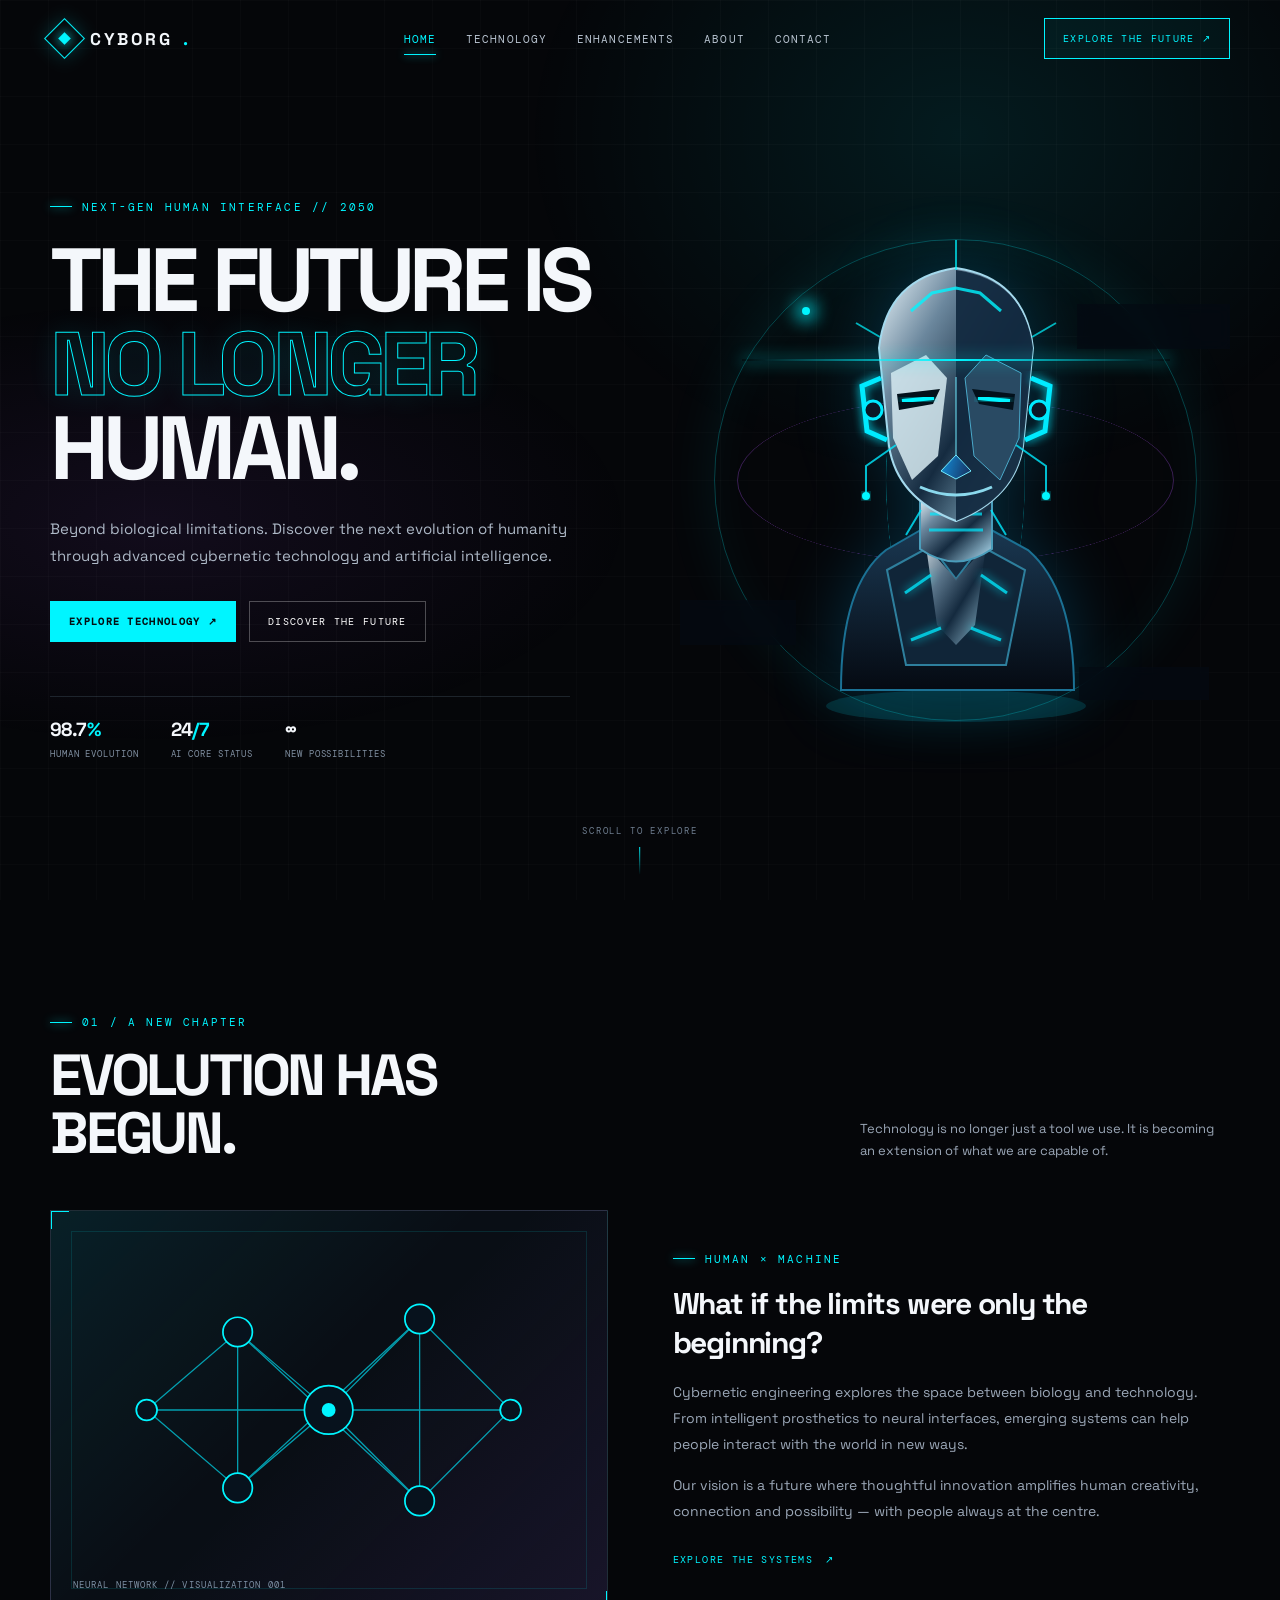
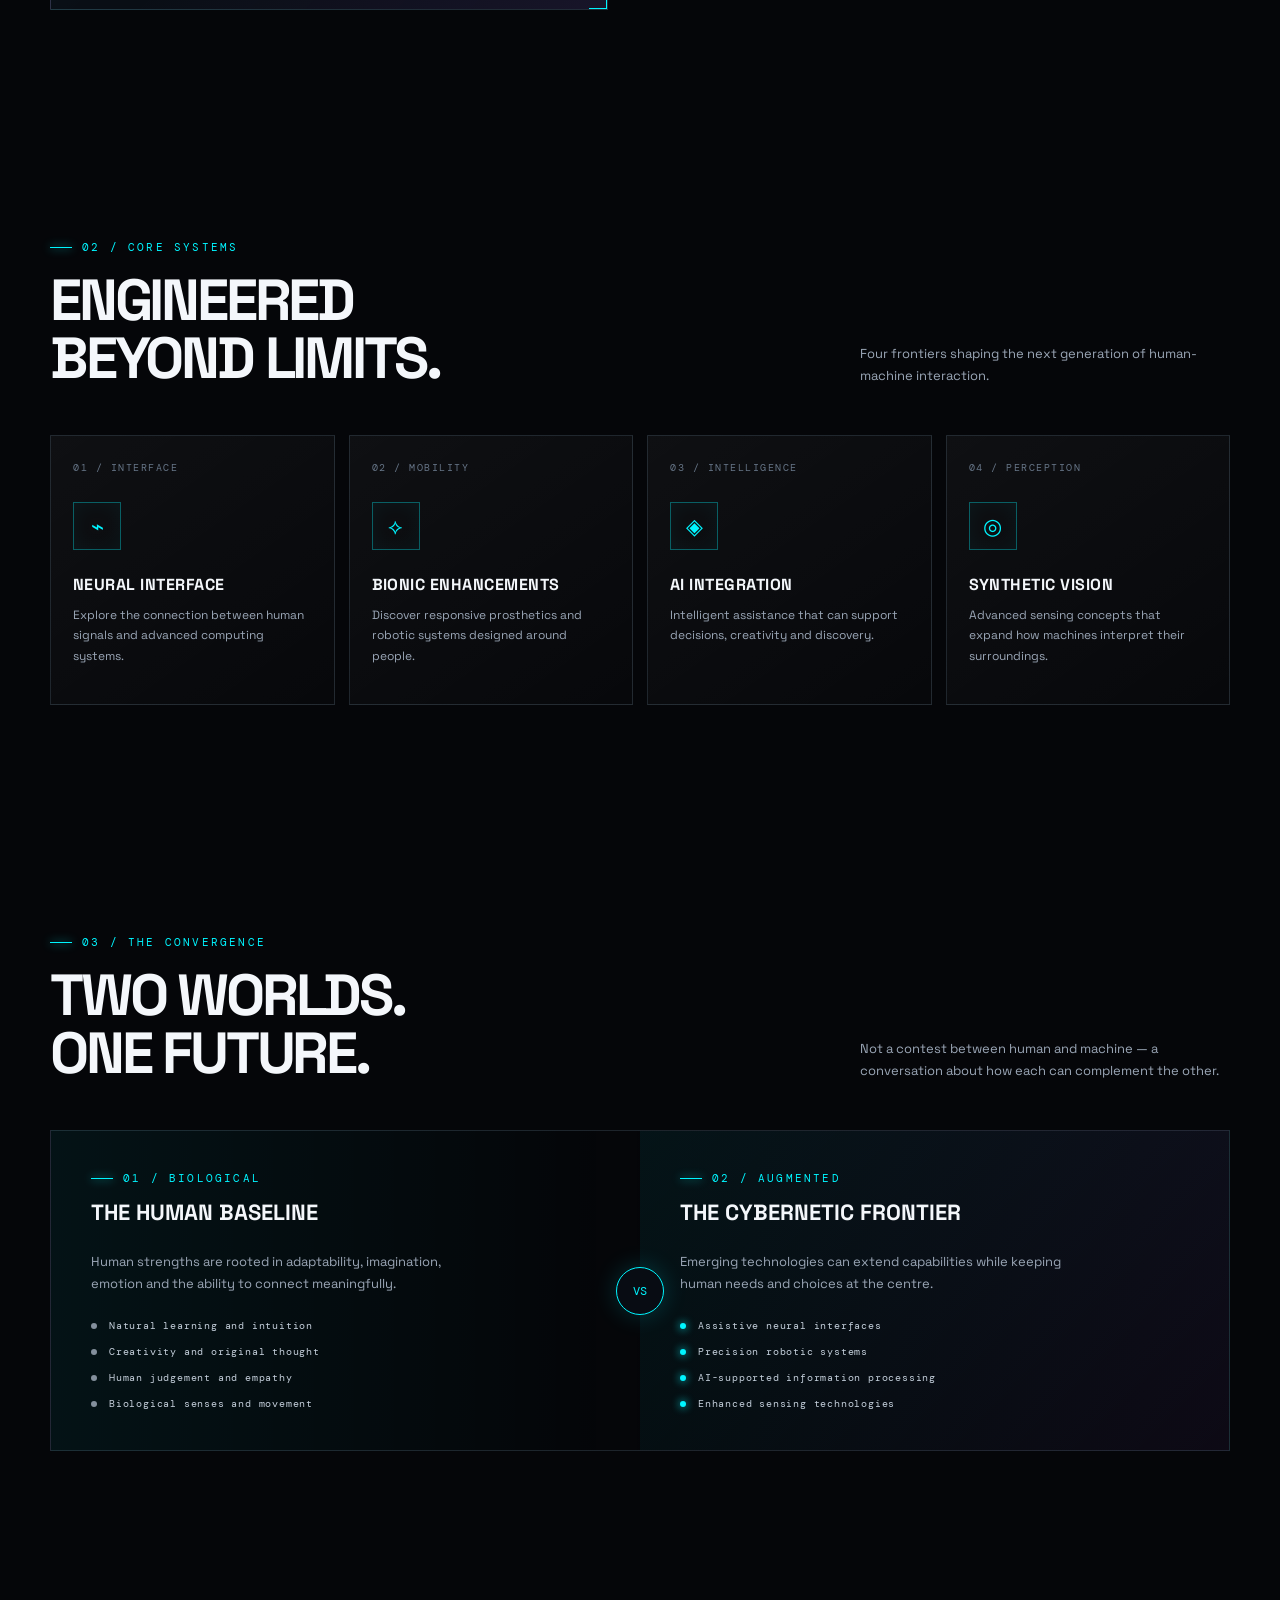
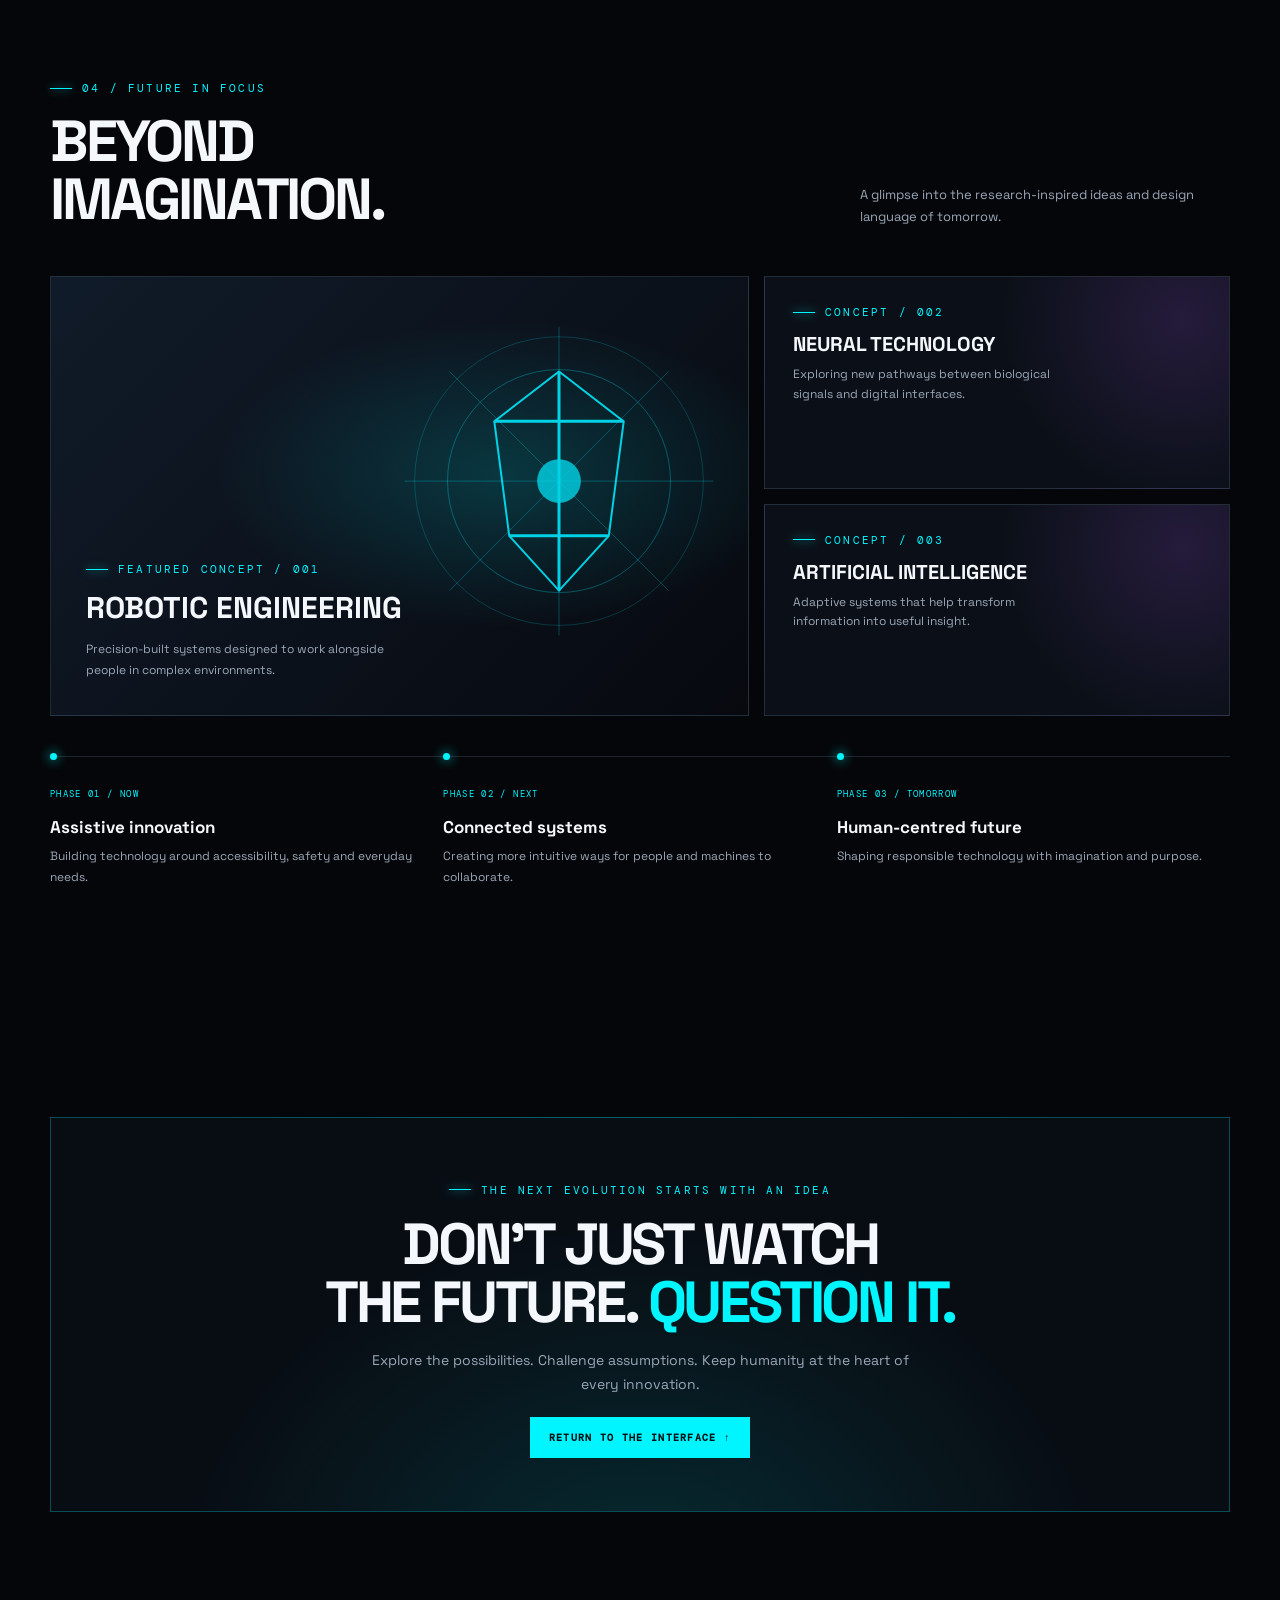
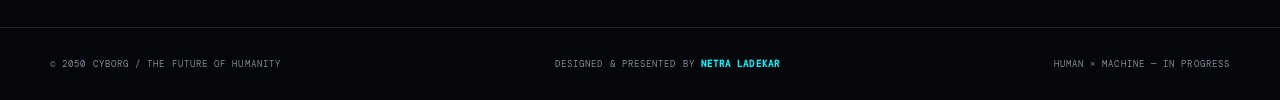
<file: index.html>
<!DOCTYPE html>
<html lang="en">
<head>
<meta charset="UTF-8">
<meta name="viewport" content="width=device-width, initial-scale=1.0">
<meta name="theme-color" content="#050609">
<meta name="description" content="CYBORG - The Future of Humanity. A concept website about cybernetics, AI and human evolution.">
<meta property="og:image" content="hero.png">
<title>CYBORG — The Future of Humanity</title>
<link rel="preconnect" href="https://fonts.googleapis.com">
<link rel="preconnect" href="https://fonts.gstatic.com" crossorigin>
<link href="https://fonts.googleapis.com/css2?family=DM+Mono:wght@400;500&family=Space+Grotesk:wght@400;500;600;700&display=swap" rel="stylesheet">
<link rel="stylesheet" href="style.css">
</head>
<body>
<header id="header"><div class="wrap nav">
<a class="brand" href="#home"><span class="brand-mark"><span></span></span>CYBORG<span style="color:var(--cyan)">.</span></a>
<nav class="links" id="navLinks"><a class="active" href="#home">Home</a><a href="#technology">Technology</a><a href="#enhancements">Enhancements</a><a href="#about">About</a><a href="#contact">Contact</a></nav>
<a class="nav-cta" href="#technology">Explore the future ↗</a><button class="menu" id="menuBtn" aria-label="Toggle navigation">☰</button>
</div></header>
<main>
<section class="hero" id="home"><div class="wrap hero-grid">
<div class="hero-copy">
<div class="eyebrow">Next-gen human interface // 2050</div>
<h1>THE FUTURE IS <span>NO LONGER</span> HUMAN.</h1>
<p class="lead">Beyond biological limitations. Discover the next evolution of humanity through advanced cybernetic technology and artificial intelligence.</p>
<div class="actions"><a class="btn primary" href="#technology">Explore technology ↗</a><a class="btn secondary" href="#about">Discover the future</a></div>
<div class="metrics"><div class="metric"><strong>98.7<span style="color:var(--cyan)">%</span></strong><small>HUMAN EVOLUTION</small></div><div class="metric"><strong>24<span style="color:var(--cyan)">/7</span></strong><small>AI CORE STATUS</small></div><div class="metric"><strong>∞</strong><small>NEW POSSIBILITIES</small></div></div>
</div>
<div class="visual" aria-label="Futuristic cybernetic human illustration">
<div class="orbit"><i class="orbit-dot"></i></div><div class="scan"></div>
<svg class="portrait" viewBox="0 0 440 520" role="img" aria-label="Original abstract cybernetic humanoid illustration">
<defs>
<linearGradient id="metal" x1="0" y1="0" x2="1" y2="1"><stop stop-color="#f0fbff"/><stop offset=".28" stop-color="#6b879d"/><stop offset=".58" stop-color="#152b40"/><stop offset="1" stop-color="#b9eaff"/></linearGradient>
<linearGradient id="blue" x1="0" y1="0" x2="1" y2="1"><stop stop-color="#00f5ff"/><stop offset=".55" stop-color="#1475b9"/><stop offset="1" stop-color="#172c58"/></linearGradient>
<linearGradient id="shade" x1="0" y1="0" x2="0" y2="1"><stop stop-color="#1a3852"/><stop offset="1" stop-color="#050a12"/></linearGradient>
<filter id="glow"><feGaussianBlur stdDeviation="5" result="b"/><feMerge><feMergeNode in="b"/><feMergeNode in="SourceGraphic"/></feMerge></filter>
</defs>
<ellipse cx="220" cy="486" rx="130" ry="16" fill="#00dfff" opacity=".14"/>
<!-- shoulders and torso -->
<path d="M105 470 Q105 365 150 330 L190 307 L250 307 L292 330 Q338 370 338 470Z" fill="url(#shade)" stroke="#1b7194" stroke-width="2"/>
<path d="M151 350 L195 326 L220 359 L245 326 L289 350 L270 445 L170 445Z" fill="#102538" stroke="#2e7f9d" stroke-width="2"/>
<path d="M190 326 L220 359 L250 326 L239 405 L220 425 L201 405Z" fill="url(#metal)" opacity=".8"/>
<path d="M169 373 L195 355 M271 373 L245 355 M175 420 L205 408 M265 420 L235 408" stroke="#00eaff" stroke-width="3" opacity=".8" filter="url(#glow)"/>
<!-- neck -->
<path d="M184 275 L184 329 Q220 354 256 329 L256 275Z" fill="url(#metal)" stroke="#4a9dbb" stroke-width="2"/>
<path d="M194 294 L246 294 M193 310 L247 310" stroke="#00eaff" stroke-width="3" opacity=".7"/>
<!-- head -->
<path d="M143 128 Q151 58 220 48 Q289 58 297 128 L287 226 Q279 278 220 301 Q161 278 153 226Z" fill="url(#metal)" stroke="#a4d9ed" stroke-width="2"/>
<path d="M220 50 Q288 60 297 128 L287 226 Q279 278 220 301Z" fill="#132a40" opacity=".94"/>
<!-- face plates -->
<path d="M155 153 L190 135 L211 158 L202 236 L176 260 L157 218Z" fill="#d5e9f0" opacity=".86"/>
<path d="M285 153 L250 135 L229 158 L238 236 L264 260 L283 218Z" fill="#294a63" stroke="#4aa9ca"/>
<path d="M161 174 L204 169 L197 184 L163 190Z" fill="#03111b"/>
<path d="M279 174 L236 169 L243 184 L277 190Z" fill="#03111b"/>
<path d="M166 181 L198 178" stroke="#00f5ff" stroke-width="4" filter="url(#glow)"/>
<path d="M274 181 L242 178" stroke="#00f5ff" stroke-width="4" filter="url(#glow)"/>
<path d="M220 157 L220 235 L205 251 L220 259 L235 251 L220 235" fill="url(#blue)" stroke="#71eaff"/>
<path d="M184 267 Q220 283 256 267" fill="none" stroke="#8bd9ed" stroke-width="3"/>
<!-- temple mechanisms -->
<path d="M145 158 L126 166 L131 211 L151 220 M295 158 L314 166 L309 211 L289 220" fill="none" stroke="#00eaff" stroke-width="5" filter="url(#glow)"/>
<circle cx="137" cy="190" r="9" fill="#0b1726" stroke="#00eaff" stroke-width="3"/><circle cx="303" cy="190" r="9" fill="#0b1726" stroke="#00eaff" stroke-width="3"/>
<path d="M175 91 L196 73 L220 68 L244 73 L265 91" fill="none" stroke="#00f5ff" stroke-width="3" opacity=".8"/>
<path d="M220 50 L220 20 M144 117 L120 103 M296 117 L320 103" stroke="#00f5ff" stroke-width="2" opacity=".7"/>
<!-- circuit traces -->
<path d="M160 225 L130 246 L130 275 M280 225 L310 246 L310 275 M185 290 L170 315 M255 290 L270 315" fill="none" stroke="#00eaff" stroke-width="2" opacity=".8"/>
<circle cx="130" cy="276" r="4" fill="#00f5ff" filter="url(#glow)"/><circle cx="310" cy="276" r="4" fill="#00f5ff" filter="url(#glow)"/>
</svg>
<div class="hud one">◉ SYSTEM ONLINE<br><span style="color:#8497aa">NEURAL LINK // STABLE</span></div>
<div class="hud two">HUMAN EVOLUTION<br><b>98.7% — OPTIMAL</b></div>
<div class="hud three">AI CORE: ACTIVE ▰</div>
</div></div><div class="scroll-note">SCROLL TO EXPLORE</div></section>

<section id="about"><div class="wrap">
<div class="section-head reveal"><div><div class="eyebrow">01 / A new chapter</div><h2>EVOLUTION HAS<br>BEGUN.</h2></div><p>Technology is no longer just a tool we use. It is becoming an extension of what we are capable of.</p></div>
<div class="intro-grid reveal">
<div class="intro-art"><i class="corner tl"></i><i class="corner br"></i>
<svg viewBox="0 0 500 360" role="img" aria-label="Abstract neural network visualization"><g fill="none" stroke="#00eaff" stroke-width="1.5" opacity=".65"><path d="M40 180 L145 90 L250 180 L355 75 L460 180 L355 285 L250 180 L145 270Z"/><path d="M145 90 L145 270 M355 75 L355 285 M40 180 L460 180 M145 90 L355 285 M355 75 L145 270"/></g><g fill="#07121d" stroke="#00f5ff" stroke-width="2"><circle cx="40" cy="180" r="12"/><circle cx="145" cy="90" r="17"/><circle cx="145" cy="270" r="17"/><circle cx="250" cy="180" r="28"/><circle cx="355" cy="75" r="17"/><circle cx="355" cy="285" r="17"/><circle cx="460" cy="180" r="12"/></g><circle cx="250" cy="180" r="8" fill="#00f5ff"/></svg>
<div class="mono" style="position:absolute;bottom:18px;left:22px;font-size:9px;color:#7e91a5">NEURAL NETWORK // VISUALIZATION 001</div></div>
<div class="intro-copy"><div class="eyebrow">Human × machine</div><h3>What if the limits were only the beginning?</h3><p>Cybernetic engineering explores the space between biology and technology. From intelligent prosthetics to neural interfaces, emerging systems can help people interact with the world in new ways.</p><p>Our vision is a future where thoughtful innovation amplifies human creativity, connection and possibility — with people always at the centre.</p><a class="text-link" href="#enhancements">Explore the systems <span>↗</span></a></div>
</div></div></section>

<section id="technology"><div class="wrap">
<div class="section-head reveal"><div><div class="eyebrow">02 / Core systems</div><h2>ENGINEERED<br>BEYOND LIMITS.</h2></div><p>Four frontiers shaping the next generation of human-machine interaction.</p></div>
<div class="cards" id="enhancements">
<article class="card reveal"><div class="card-num">01 / INTERFACE</div><div class="iconbox">⌁</div><h3>NEURAL INTERFACE</h3><p>Explore the connection between human signals and advanced computing systems.</p></article>
<article class="card reveal"><div class="card-num">02 / MOBILITY</div><div class="iconbox">⟡</div><h3>BIONIC ENHANCEMENTS</h3><p>Discover responsive prosthetics and robotic systems designed around people.</p></article>
<article class="card reveal"><div class="card-num">03 / INTELLIGENCE</div><div class="iconbox">◈</div><h3>AI INTEGRATION</h3><p>Intelligent assistance that can support decisions, creativity and discovery.</p></article>
<article class="card reveal"><div class="card-num">04 / PERCEPTION</div><div class="iconbox">◎</div><h3>SYNTHETIC VISION</h3><p>Advanced sensing concepts that expand how machines interpret their surroundings.</p></article>
</div></div></section>

<section><div class="wrap">
<div class="section-head reveal"><div><div class="eyebrow">03 / The convergence</div><h2>TWO WORLDS.<br>ONE FUTURE.</h2></div><p>Not a contest between human and machine — a conversation about how each can complement the other.</p></div>
<div class="compare reveal">
<div class="compare-side"><div class="eyebrow">01 / Biological</div><h3>THE HUMAN BASELINE</h3><p>Human strengths are rooted in adaptability, imagination, emotion and the ability to connect meaningfully.</p><ul><li>Natural learning and intuition</li><li>Creativity and original thought</li><li>Human judgement and empathy</li><li>Biological senses and movement</li></ul></div>
<div class="vs">VS</div>
<div class="compare-side enhanced"><div class="eyebrow">02 / Augmented</div><h3>THE CYBERNETIC FRONTIER</h3><p>Emerging technologies can extend capabilities while keeping human needs and choices at the centre.</p><ul><li>Assistive neural interfaces</li><li>Precision robotic systems</li><li>AI-supported information processing</li><li>Enhanced sensing technologies</li></ul></div>
</div></div></section>

<section><div class="wrap">
<div class="section-head reveal"><div><div class="eyebrow">04 / Future in focus</div><h2>BEYOND<br>IMAGINATION.</h2></div><p>A glimpse into the research-inspired ideas and design language of tomorrow.</p></div>
<div class="showcase reveal">
<div class="show-main"><svg viewBox="0 0 400 440" aria-hidden="true"><g fill="none" stroke="#00eaff"><circle cx="220" cy="205" r="145" opacity=".22"/><circle cx="220" cy="205" r="112" opacity=".35"/><path d="M220 50V360 M65 205H375 M110 95L330 315 M330 95L110 315" opacity=".3"/><path d="M220 95 L285 145 L270 260 L220 315 L170 260 L155 145Z" stroke-width="2"/><path d="M220 95L220 315 M155 145L285 145 M170 260L270 260" stroke-width="3"/></g><circle cx="220" cy="205" r="22" fill="#00eaff" opacity=".8"/></svg><div class="show-content"><div class="eyebrow">Featured concept / 001</div><h3>ROBOTIC ENGINEERING</h3><p>Precision-built systems designed to work alongside people in complex environments.</p></div></div>
<div class="show-stack"><div class="show-small"><div class="eyebrow">Concept / 002</div><h3>NEURAL TECHNOLOGY</h3><p>Exploring new pathways between biological signals and digital interfaces.</p></div><div class="show-small"><div class="eyebrow">Concept / 003</div><h3>ARTIFICIAL INTELLIGENCE</h3><p>Adaptive systems that help transform information into useful insight.</p></div></div>
</div>
<div class="timeline reveal"><div class="time-item"><small>PHASE 01 / NOW</small><h3>Assistive innovation</h3><p>Building technology around accessibility, safety and everyday needs.</p></div><div class="time-item"><small>PHASE 02 / NEXT</small><h3>Connected systems</h3><p>Creating more intuitive ways for people and machines to collaborate.</p></div><div class="time-item"><small>PHASE 03 / TOMORROW</small><h3>Human-centred future</h3><p>Shaping responsible technology with imagination and purpose.</p></div></div>
</div></section>

<section id="contact"><div class="wrap"><div class="cta-panel reveal"><div class="eyebrow" style="justify-content:center">The next evolution starts with an idea</div><h2>DON'T JUST WATCH<br>THE FUTURE. <span style="color:var(--cyan)">QUESTION IT.</span></h2><p>Explore the possibilities. Challenge assumptions. Keep humanity at the heart of every innovation.</p><a class="btn primary" href="#home">Return to the interface ↑</a></div></div></section>
</main>
<footer><div class="wrap footer-inner"><span>© 2050 CYBORG / THE FUTURE OF HUMANITY</span><span>DESIGNED & PRESENTED BY <b class="credit">NETRA LADEKAR</b></span><span>HUMAN × MACHINE — IN PROGRESS</span></div></footer>
<script src="script.js"></script>
</body>
</html>
</file>
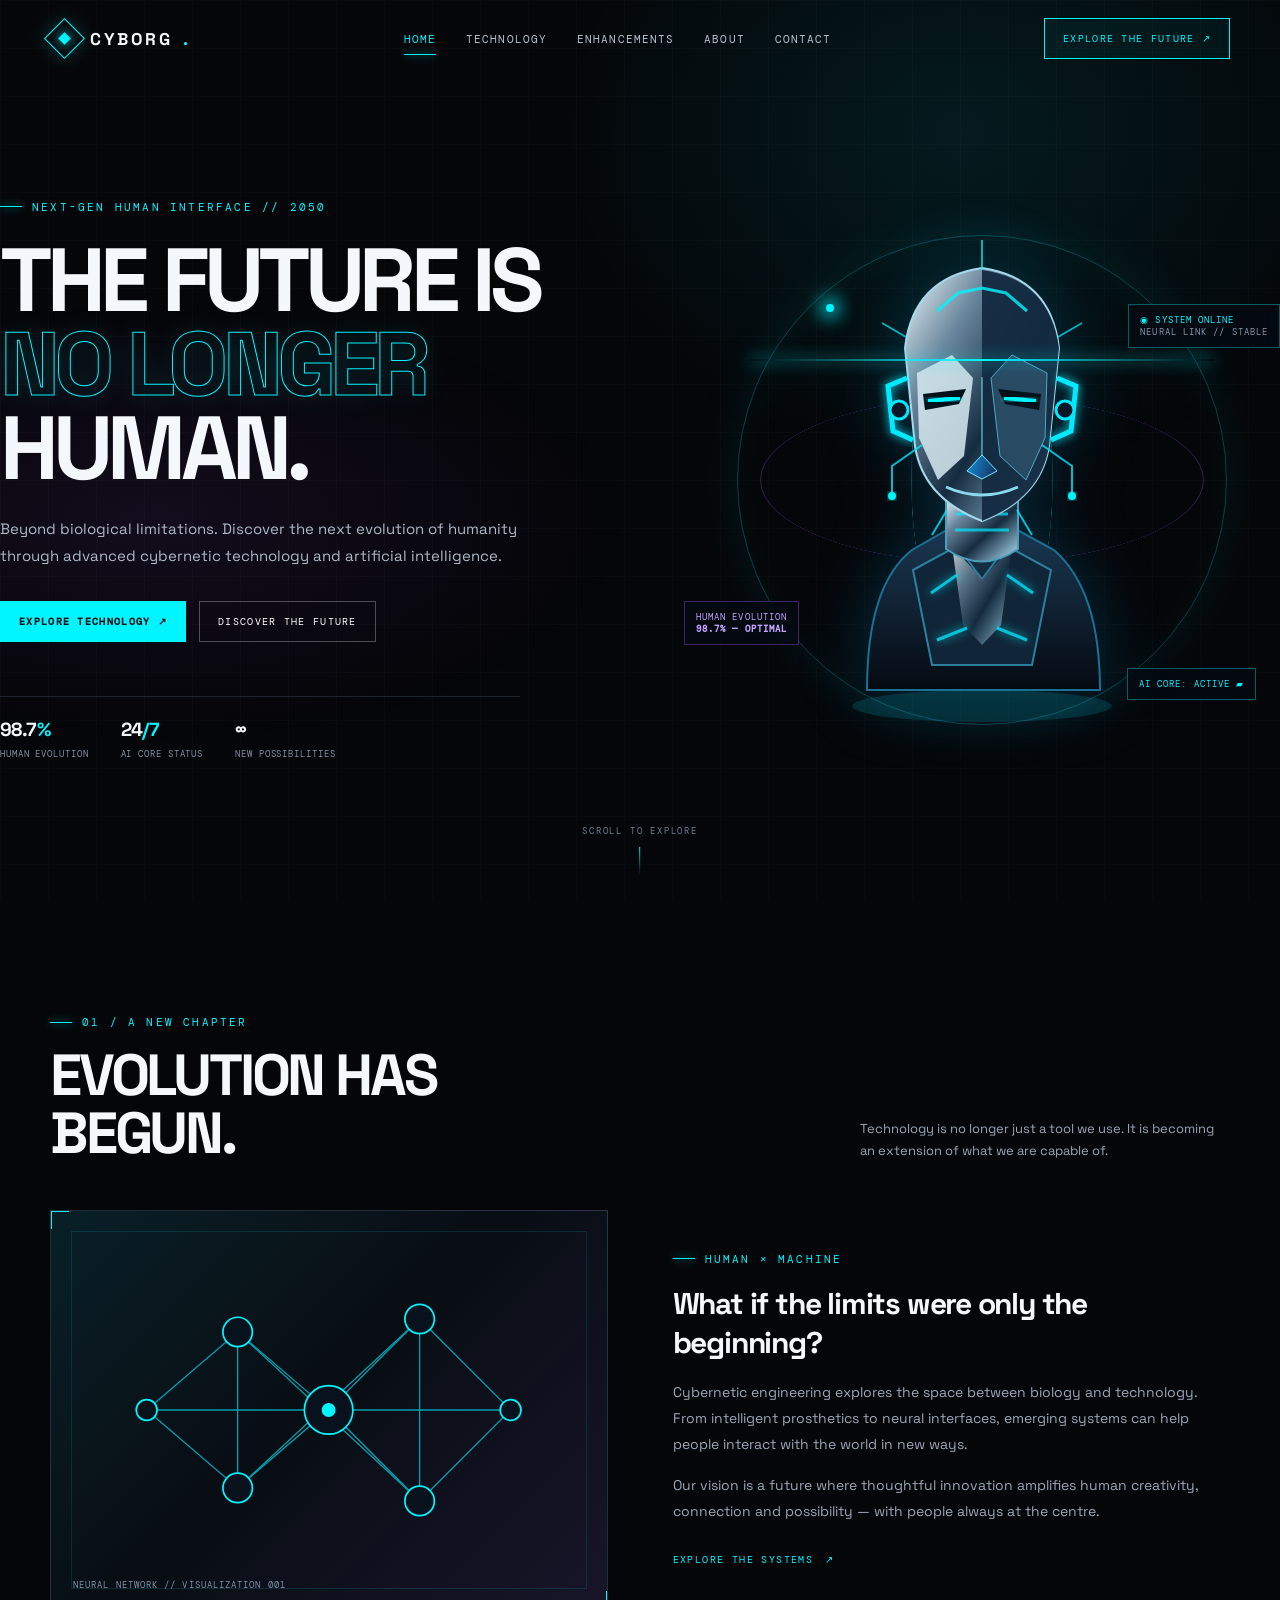
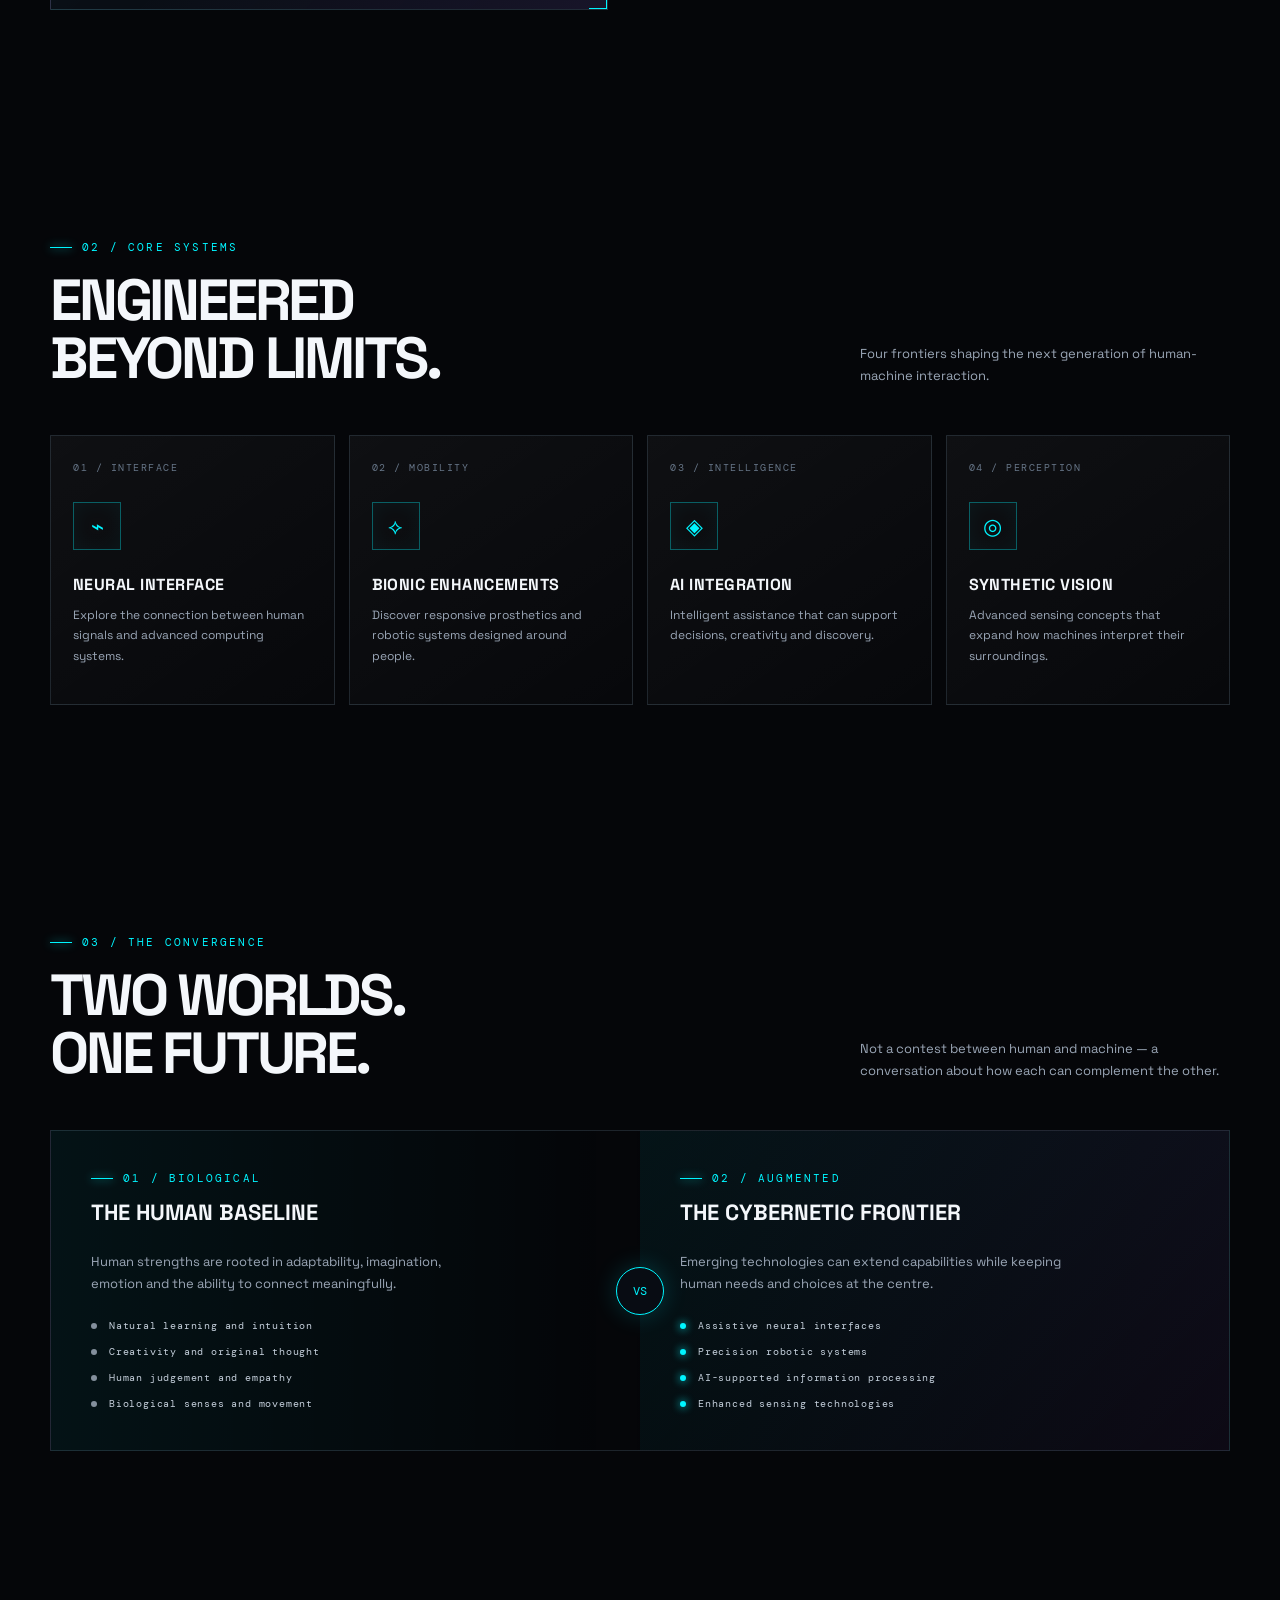
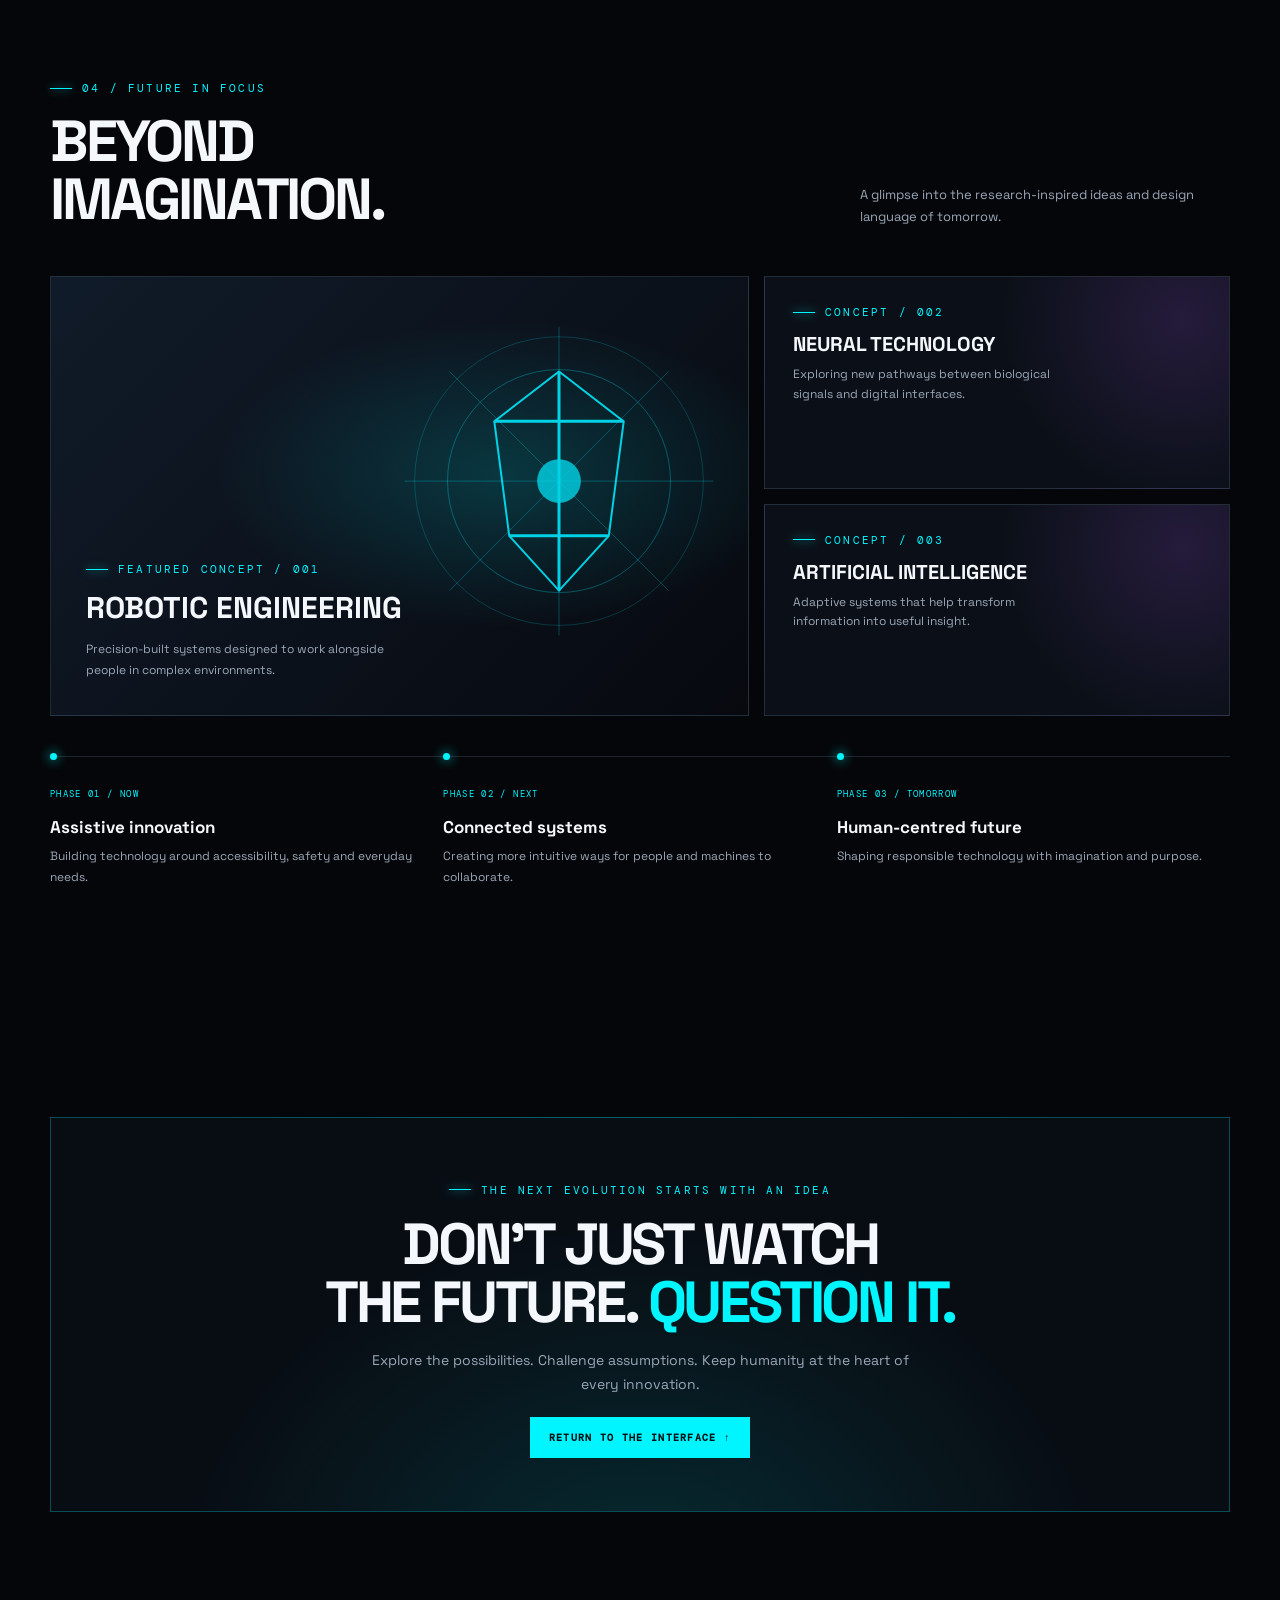
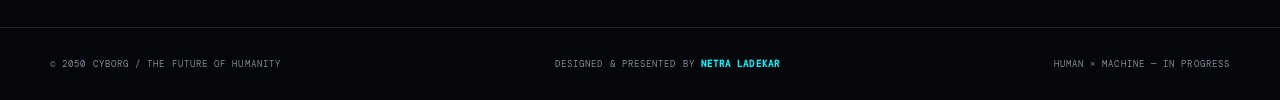
<file: CYBORG_Netra_Ladekar.html>
<!DOCTYPE html>
<html lang="en">
<head>
<meta charset="UTF-8">
<meta name="viewport" content="width=device-width, initial-scale=1.0">
<meta name="theme-color" content="#050609">
<title>CYBORG — The Future of Humanity</title>
<style>
@import url('https://fonts.googleapis.com/css2?family=DM+Mono:wght@400;500&family=Space+Grotesk:wght@400;500;600;700&display=swap');
:root{--bg:#050609;--panel:#0b1018;--cyan:#00f5ff;--purple:#9d4edd;--white:#f4f7fb;--muted:#9ba7b7;--line:rgba(151,190,213,.17);--mono:'DM Mono',monospace;--sans:'Space Grotesk',sans-serif}
*{box-sizing:border-box;margin:0;padding:0}
html{scroll-behavior:smooth;scroll-padding-top:90px}
body{background:var(--bg);color:var(--white);font-family:var(--sans);overflow-x:hidden}
body:before{content:"";position:fixed;inset:0;pointer-events:none;z-index:-1;background:radial-gradient(ellipse at 75% 15%,rgba(0,245,255,.09),transparent 32%),radial-gradient(ellipse at 12% 58%,rgba(157,78,221,.09),transparent 30%),linear-gradient(rgba(255,255,255,.018) 1px,transparent 1px),linear-gradient(90deg,rgba(255,255,255,.018) 1px,transparent 1px);background-size:auto,auto,48px 48px,48px 48px}
a{color:inherit;text-decoration:none}
button{font:inherit}
.wrap{width:min(1180px,calc(100% - 48px));margin:auto}
.mono{font-family:var(--mono);letter-spacing:.12em;text-transform:uppercase}
.eyebrow{font:11px var(--mono);letter-spacing:.2em;text-transform:uppercase;color:var(--cyan);display:flex;align-items:center;gap:10px}
.eyebrow:before{content:"";width:22px;height:1px;background:var(--cyan);box-shadow:0 0 10px var(--cyan)}
header{position:fixed;top:0;left:0;width:100%;z-index:20;padding:18px 0;transition:.3s}
header.scrolled{background:rgba(5,6,9,.82);backdrop-filter:blur(18px);border-bottom:1px solid var(--line);padding:12px 0}
.nav{display:flex;align-items:center;justify-content:space-between}
.brand{display:flex;align-items:center;gap:11px;font-weight:700;letter-spacing:.16em;font-size:17px}
.brand-mark{width:29px;height:29px;border:1px solid var(--cyan);display:grid;place-items:center;transform:rotate(45deg);box-shadow:0 0 18px rgba(0,245,255,.2)}
.brand-mark span{width:9px;height:9px;background:var(--cyan);box-shadow:0 0 12px var(--cyan)}
.links{display:flex;align-items:center;gap:30px;color:#b8c3d0;font:11px var(--mono);letter-spacing:.1em;text-transform:uppercase}
.links a{transition:.25s;position:relative}
.links a:hover,.links a.active{color:var(--cyan)}
.links a.active:after{content:"";position:absolute;bottom:-9px;left:0;width:100%;height:1px;background:var(--cyan);box-shadow:0 0 8px var(--cyan)}
.nav-cta,.btn{border:1px solid var(--cyan);padding:13px 18px;color:var(--cyan);font:10px var(--mono);letter-spacing:.13em;text-transform:uppercase;background:rgba(0,245,255,.04);transition:.25s;cursor:pointer}
.nav-cta:hover,.btn:hover{background:var(--cyan);color:#031014;box-shadow:0 0 28px rgba(0,245,255,.25);transform:translateY(-2px)}
.menu{display:none;background:none;border:1px solid var(--line);color:white;padding:8px 11px;font-size:20px}
.hero{min-height:760px;height:100vh;max-height:960px;display:flex;align-items:center;padding:125px 0 65px;position:relative}
.hero-grid{display:grid;grid-template-columns:1.05fr .95fr;align-items:center;gap:25px;width:100%}
.hero-copy{position:relative;z-index:2}
.hero h1{font-size:clamp(48px,7vw,92px);line-height:.94;letter-spacing:-.065em;margin:24px 0 25px;font-weight:700}
.hero h1 span{display:block;color:transparent;-webkit-text-stroke:1px var(--cyan);text-shadow:0 0 28px rgba(0,245,255,.12)}
.lead{max-width:520px;color:#aeb9c7;line-height:1.8;font-size:15px}
.actions{display:flex;gap:13px;flex-wrap:wrap;margin-top:32px}
.btn.primary{background:var(--cyan);color:#041014;font-weight:600}
.btn.secondary{border-color:rgba(255,255,255,.28);color:white;background:transparent}
.metrics{display:flex;gap:32px;margin-top:54px;padding-top:20px;border-top:1px solid var(--line);max-width:520px}
.metric strong{display:block;font-size:19px;letter-spacing:-.03em}
.metric small{font:9px var(--mono);color:#8190a2;letter-spacing:.1em;display:block;margin-top:6px}
.visual{height:550px;position:relative;display:grid;place-items:center;isolation:isolate}
.orbit{position:absolute;width:min(88%,490px);aspect-ratio:1;border:1px solid rgba(0,245,255,.25);border-radius:50%;box-shadow:0 0 55px rgba(0,245,255,.08),inset 0 0 50px rgba(0,245,255,.04);animation:spin 28s linear infinite}
.orbit:before,.orbit:after{content:"";position:absolute;border:1px solid rgba(157,78,221,.35);border-radius:50%;inset:22px;transform:rotateX(68deg)}
.orbit:after{inset:55px;border-color:rgba(0,245,255,.35);transform:rotateY(68deg)}
.orbit-dot{position:absolute;width:8px;height:8px;border-radius:50%;background:var(--cyan);box-shadow:0 0 18px 5px var(--cyan);top:14%;left:18%}
.portrait{width:min(84%,440px);position:relative;z-index:2;filter:drop-shadow(0 0 34px rgba(0,180,255,.22));animation:float 6s ease-in-out infinite}
.scan{position:absolute;z-index:3;width:78%;height:2px;background:linear-gradient(90deg,transparent,var(--cyan),transparent);box-shadow:0 0 15px var(--cyan);top:28%;animation:scan 5s ease-in-out infinite}
.hud{position:absolute;z-index:4;font:9px var(--mono);letter-spacing:.12em;color:var(--cyan);border:1px solid rgba(0,245,255,.35);background:rgba(5,10,18,.72);padding:9px 11px;backdrop-filter:blur(8px)}
.hud.one{top:18%;right:0}.hud.two{bottom:20%;left:0;color:#c6a3ff;border-color:rgba(157,78,221,.4)}.hud.three{bottom:10%;right:4%}
.scroll-note{position:absolute;bottom:25px;left:50%;transform:translateX(-50%);font:9px var(--mono);letter-spacing:.2em;color:#6f7e90}
.scroll-note:after{content:"";display:block;width:1px;height:28px;margin:10px auto 0;background:linear-gradient(var(--cyan),transparent)}
section{padding:115px 0;position:relative}
.section-head{display:flex;justify-content:space-between;align-items:end;gap:25px;margin-bottom:48px}
h2{font-size:clamp(34px,5vw,58px);line-height:1;letter-spacing:-.055em;margin-top:17px}
.section-head p{max-width:370px;color:var(--muted);line-height:1.7;font-size:13px}
.intro-grid{display:grid;grid-template-columns:1fr 1fr;gap:65px;align-items:center}
.intro-art{min-height:400px;border:1px solid var(--line);background:linear-gradient(135deg,rgba(0,245,255,.08),transparent 45%),linear-gradient(315deg,rgba(157,78,221,.1),transparent 50%),#090e15;position:relative;overflow:hidden;display:grid;place-items:center}
.intro-art:before{content:"";position:absolute;inset:20px;border:1px solid rgba(0,245,255,.12)}
.intro-art svg{width:78%;max-height:340px;z-index:1}
.corner{position:absolute;width:18px;height:18px;border-color:var(--cyan);border-style:solid}
.corner.tl{top:0;left:0;border-width:1px 0 0 1px}.corner.br{bottom:0;right:0;border-width:0 1px 1px 0}
.intro-copy h3{font-size:30px;letter-spacing:-.04em;margin:18px 0}
.intro-copy p{color:var(--muted);line-height:1.85;font-size:14px;margin-bottom:16px}
.text-link{font:10px var(--mono);color:var(--cyan);letter-spacing:.14em;text-transform:uppercase;display:inline-flex;gap:12px;margin-top:12px}
.cards{display:grid;grid-template-columns:repeat(4,1fr);gap:14px}
.card{min-height:270px;padding:25px 22px;border:1px solid var(--line);background:linear-gradient(145deg,rgba(255,255,255,.045),rgba(255,255,255,.012));position:relative;overflow:hidden;transition:.35s}
.card:before{content:"";position:absolute;inset:auto -40% -70% -40%;height:170px;background:radial-gradient(ellipse,rgba(0,245,255,.16),transparent 65%);opacity:0;transition:.35s}
.card:hover{transform:translateY(-8px);border-color:rgba(0,245,255,.55);box-shadow:0 18px 45px rgba(0,0,0,.25)}
.card:hover:before{opacity:1}
.card-num{font:10px var(--mono);color:#667587;letter-spacing:.15em}
.iconbox{width:48px;height:48px;margin:28px 0 24px;border:1px solid rgba(0,245,255,.35);display:grid;place-items:center;color:var(--cyan);font-size:22px;box-shadow:inset 0 0 20px rgba(0,245,255,.05)}
.card h3{font-size:16px;letter-spacing:.03em;margin-bottom:10px}
.card p{font-size:12px;line-height:1.7;color:var(--muted)}
.compare{background:linear-gradient(90deg,rgba(0,245,255,.055),transparent 48%,rgba(157,78,221,.06));border:1px solid var(--line);display:grid;grid-template-columns:1fr 1fr;position:relative}
.compare-side{padding:40px}
.compare-side+ .compare-side{border-left:1px solid var(--line)}
.compare-side h3{font-size:22px;margin:13px 0 25px}
.compare-side p{font-size:13px;color:var(--muted);line-height:1.7;max-width:390px}
.compare-side ul{list-style:none;margin-top:24px;display:grid;gap:13px}
.compare-side li{font:10px var(--mono);letter-spacing:.08em;color:#c5d0dc;display:flex;align-items:center;gap:12px}
.compare-side li:before{content:"";width:6px;height:6px;background:#84909d;border-radius:50%}
.compare-side.enhanced li:before{background:var(--cyan);box-shadow:0 0 9px var(--cyan)}
.compare-side.enhanced{background:linear-gradient(135deg,rgba(0,245,255,.06),transparent)}
.vs{position:absolute;left:50%;top:50%;transform:translate(-50%,-50%);width:48px;height:48px;border-radius:50%;background:#080c13;border:1px solid var(--cyan);display:grid;place-items:center;color:var(--cyan);font:12px var(--mono);box-shadow:0 0 24px rgba(0,245,255,.18);z-index:2}
.showcase{display:grid;grid-template-columns:1.2fr .8fr;gap:15px}
.show-main,.show-small{border:1px solid var(--line);background:#0b111a;position:relative;overflow:hidden;min-height:300px}
.show-main{min-height:440px;background:radial-gradient(ellipse at 65% 45%,rgba(0,245,255,.17),transparent 45%),linear-gradient(135deg,#101b29,#07090f)}
.show-main svg{position:absolute;width:60%;height:100%;right:0;top:0;opacity:.88}
.show-content{position:absolute;left:35px;bottom:35px;z-index:2;max-width:340px}
.show-content h3{font-size:30px;margin:12px 0}
.show-content p{color:var(--muted);font-size:12px;line-height:1.7}
.show-stack{display:grid;gap:15px}
.show-small{min-height:212px;padding:28px;background:radial-gradient(circle at 90% 20%,rgba(157,78,221,.18),transparent 40%),#0b1018}
.show-small h3{font-size:20px;margin:12px 0 8px}
.show-small p{color:var(--muted);font-size:12px;line-height:1.65;max-width:290px}
.timeline{border-top:1px solid var(--line);display:grid;grid-template-columns:repeat(3,1fr);margin-top:40px}
.time-item{padding:24px 25px 0 0;position:relative}
.time-item:before{content:"";position:absolute;top:-4px;left:0;width:7px;height:7px;border-radius:50%;background:var(--cyan);box-shadow:0 0 12px var(--cyan)}
.time-item small{font:9px var(--mono);color:var(--cyan);letter-spacing:.15em}
.time-item h3{font-size:17px;margin:14px 0 8px}
.time-item p{font-size:12px;color:var(--muted);line-height:1.7}
.cta-panel{border:1px solid rgba(0,245,255,.28);padding:65px 30px;text-align:center;background:radial-gradient(ellipse at 50% 120%,rgba(0,245,255,.13),transparent 55%),#080d14;position:relative;overflow:hidden}
.cta-panel h2{max-width:700px;margin:18px auto}
.cta-panel p{color:var(--muted);font-size:14px;line-height:1.7;max-width:560px;margin:18px auto 28px}
footer{padding:30px 0;border-top:1px solid var(--line);color:#7f8b9b;font:9px var(--mono);letter-spacing:.12em;text-transform:uppercase}
.footer-inner{display:flex;justify-content:space-between;gap:20px;flex-wrap:wrap}
.credit{color:var(--cyan)}
.reveal{opacity:0;transform:translateY(24px);transition:opacity .75s ease,transform .75s ease}
.reveal.visible{opacity:1;transform:translateY(0)}
@keyframes spin{to{transform:rotate(360deg)}}
@keyframes float{0%,100%{transform:translateY(0)}50%{transform:translateY(-13px)}}
@keyframes scan{0%,100%{top:25%;opacity:0}20%,75%{opacity:.8}50%{top:72%;opacity:.4}}
@media(max-width:900px){.links{gap:16px}.links a{font-size:9px}.hero-grid{grid-template-columns:1fr 1fr}.visual{height:440px}.cards{grid-template-columns:repeat(2,1fr)}}
@media(max-width:700px){.wrap{width:min(100% - 34px,540px)}header{padding:13px 0}.menu{display:block}.links{display:none;position:absolute;top:62px;left:17px;right:17px;padding:22px;background:rgba(7,11,17,.97);border:1px solid var(--line);flex-direction:column;align-items:flex-start;gap:22px}.links.open{display:flex}.nav-cta{display:none}.hero{height:auto;min-height:0;padding:130px 0 80px}.hero-grid{grid-template-columns:1fr;gap:0}.hero h1{font-size:clamp(48px,13vw,76px)}.lead{font-size:14px}.visual{height:390px;margin-top:10px}.metrics{gap:18px;margin-top:35px}.metric strong{font-size:16px}.metric small{font-size:8px}.scroll-note{display:none}section{padding:78px 0}.section-head{display:block;margin-bottom:32px}.section-head p{margin-top:18px}.intro-grid{grid-template-columns:1fr;gap:30px}.intro-art{min-height:310px}.cards{grid-template-columns:1fr 1fr;gap:10px}.card{padding:19px 16px;min-height:250px}.iconbox{margin:22px 0 18px}.compare{grid-template-columns:1fr}.compare-side{padding:28px}.compare-side+ .compare-side{border-left:0;border-top:1px solid var(--line)}.vs{top:50%;}.showcase{grid-template-columns:1fr}.show-main{min-height:380px}.show-stack{grid-template-columns:1fr 1fr}.show-small{min-height:230px;padding:20px}.timeline{grid-template-columns:1fr;gap:25px}.time-item{padding-top:12px}.cta-panel{padding:48px 20px}}
@media(max-width:420px){.cards{grid-template-columns:1fr}.show-stack{grid-template-columns:1fr}.show-small{min-height:180px}.metrics{gap:12px}.metric small{letter-spacing:.04em}}
@media(prefers-reduced-motion:reduce){*,*:before,*:after{scroll-behavior:auto!important;animation-duration:.01ms!important;transition-duration:.01ms!important}}
</style>
</head>
<body>
<header id="header"><div class="wrap nav">
<a class="brand" href="#home"><span class="brand-mark"><span></span></span>CYBORG<span style="color:var(--cyan)">.</span></a>
<nav class="links" id="navLinks"><a class="active" href="#home">Home</a><a href="#technology">Technology</a><a href="#enhancements">Enhancements</a><a href="#about">About</a><a href="#contact">Contact</a></nav>
<a class="nav-cta" href="#technology">Explore the future ↗</a><button class="menu" id="menuBtn" aria-label="Toggle navigation">☰</button>
</div></header>
<main>
<section class="hero" id="home"><div class="wrap hero-grid">
<div class="hero-copy">
<div class="eyebrow">Next-gen human interface // 2050</div>
<h1>THE FUTURE IS <span>NO LONGER</span> HUMAN.</h1>
<p class="lead">Beyond biological limitations. Discover the next evolution of humanity through advanced cybernetic technology and artificial intelligence.</p>
<div class="actions"><a class="btn primary" href="#technology">Explore technology ↗</a><a class="btn secondary" href="#about">Discover the future</a></div>
<div class="metrics"><div class="metric"><strong>98.7<span style="color:var(--cyan)">%</span></strong><small>HUMAN EVOLUTION</small></div><div class="metric"><strong>24<span style="color:var(--cyan)">/7</span></strong><small>AI CORE STATUS</small></div><div class="metric"><strong>∞</strong><small>NEW POSSIBILITIES</small></div></div>
</div>
<div class="visual" aria-label="Futuristic cybernetic human illustration">
<div class="orbit"><i class="orbit-dot"></i></div><div class="scan"></div>
<svg class="portrait" viewBox="0 0 440 520" role="img" aria-label="Original abstract cybernetic humanoid illustration">
<defs>
<linearGradient id="metal" x1="0" y1="0" x2="1" y2="1"><stop stop-color="#f0fbff"/><stop offset=".28" stop-color="#6b879d"/><stop offset=".58" stop-color="#152b40"/><stop offset="1" stop-color="#b9eaff"/></linearGradient>
<linearGradient id="blue" x1="0" y1="0" x2="1" y2="1"><stop stop-color="#00f5ff"/><stop offset=".55" stop-color="#1475b9"/><stop offset="1" stop-color="#172c58"/></linearGradient>
<linearGradient id="shade" x1="0" y1="0" x2="0" y2="1"><stop stop-color="#1a3852"/><stop offset="1" stop-color="#050a12"/></linearGradient>
<filter id="glow"><feGaussianBlur stdDeviation="5" result="b"/><feMerge><feMergeNode in="b"/><feMergeNode in="SourceGraphic"/></feMerge></filter>
</defs>
<ellipse cx="220" cy="486" rx="130" ry="16" fill="#00dfff" opacity=".14"/>
<!-- shoulders and torso -->
<path d="M105 470 Q105 365 150 330 L190 307 L250 307 L292 330 Q338 370 338 470Z" fill="url(#shade)" stroke="#1b7194" stroke-width="2"/>
<path d="M151 350 L195 326 L220 359 L245 326 L289 350 L270 445 L170 445Z" fill="#102538" stroke="#2e7f9d" stroke-width="2"/>
<path d="M190 326 L220 359 L250 326 L239 405 L220 425 L201 405Z" fill="url(#metal)" opacity=".8"/>
<path d="M169 373 L195 355 M271 373 L245 355 M175 420 L205 408 M265 420 L235 408" stroke="#00eaff" stroke-width="3" opacity=".8" filter="url(#glow)"/>
<!-- neck -->
<path d="M184 275 L184 329 Q220 354 256 329 L256 275Z" fill="url(#metal)" stroke="#4a9dbb" stroke-width="2"/>
<path d="M194 294 L246 294 M193 310 L247 310" stroke="#00eaff" stroke-width="3" opacity=".7"/>
<!-- head -->
<path d="M143 128 Q151 58 220 48 Q289 58 297 128 L287 226 Q279 278 220 301 Q161 278 153 226Z" fill="url(#metal)" stroke="#a4d9ed" stroke-width="2"/>
<path d="M220 50 Q288 60 297 128 L287 226 Q279 278 220 301Z" fill="#132a40" opacity=".94"/>
<!-- face plates -->
<path d="M155 153 L190 135 L211 158 L202 236 L176 260 L157 218Z" fill="#d5e9f0" opacity=".86"/>
<path d="M285 153 L250 135 L229 158 L238 236 L264 260 L283 218Z" fill="#294a63" stroke="#4aa9ca"/>
<path d="M161 174 L204 169 L197 184 L163 190Z" fill="#03111b"/>
<path d="M279 174 L236 169 L243 184 L277 190Z" fill="#03111b"/>
<path d="M166 181 L198 178" stroke="#00f5ff" stroke-width="4" filter="url(#glow)"/>
<path d="M274 181 L242 178" stroke="#00f5ff" stroke-width="4" filter="url(#glow)"/>
<path d="M220 157 L220 235 L205 251 L220 259 L235 251 L220 235" fill="url(#blue)" stroke="#71eaff"/>
<path d="M184 267 Q220 283 256 267" fill="none" stroke="#8bd9ed" stroke-width="3"/>
<!-- temple mechanisms -->
<path d="M145 158 L126 166 L131 211 L151 220 M295 158 L314 166 L309 211 L289 220" fill="none" stroke="#00eaff" stroke-width="5" filter="url(#glow)"/>
<circle cx="137" cy="190" r="9" fill="#0b1726" stroke="#00eaff" stroke-width="3"/><circle cx="303" cy="190" r="9" fill="#0b1726" stroke="#00eaff" stroke-width="3"/>
<path d="M175 91 L196 73 L220 68 L244 73 L265 91" fill="none" stroke="#00f5ff" stroke-width="3" opacity=".8"/>
<path d="M220 50 L220 20 M144 117 L120 103 M296 117 L320 103" stroke="#00f5ff" stroke-width="2" opacity=".7"/>
<!-- circuit traces -->
<path d="M160 225 L130 246 L130 275 M280 225 L310 246 L310 275 M185 290 L170 315 M255 290 L270 315" fill="none" stroke="#00eaff" stroke-width="2" opacity=".8"/>
<circle cx="130" cy="276" r="4" fill="#00f5ff" filter="url(#glow)"/><circle cx="310" cy="276" r="4" fill="#00f5ff" filter="url(#glow)"/>
</svg>
<div class="hud one">◉ SYSTEM ONLINE<br><span style="color:#8497aa">NEURAL LINK // STABLE</span></div>
<div class="hud two">HUMAN EVOLUTION<br><b>98.7% — OPTIMAL</b></div>
<div class="hud three">AI CORE: ACTIVE ▰</div>
</div></div><div class="scroll-note">SCROLL TO EXPLORE</div></section>

<section id="about"><div class="wrap">
<div class="section-head reveal"><div><div class="eyebrow">01 / A new chapter</div><h2>EVOLUTION HAS<br>BEGUN.</h2></div><p>Technology is no longer just a tool we use. It is becoming an extension of what we are capable of.</p></div>
<div class="intro-grid reveal">
<div class="intro-art"><i class="corner tl"></i><i class="corner br"></i>
<svg viewBox="0 0 500 360" role="img" aria-label="Abstract neural network visualization"><g fill="none" stroke="#00eaff" stroke-width="1.5" opacity=".65"><path d="M40 180 L145 90 L250 180 L355 75 L460 180 L355 285 L250 180 L145 270Z"/><path d="M145 90 L145 270 M355 75 L355 285 M40 180 L460 180 M145 90 L355 285 M355 75 L145 270"/></g><g fill="#07121d" stroke="#00f5ff" stroke-width="2"><circle cx="40" cy="180" r="12"/><circle cx="145" cy="90" r="17"/><circle cx="145" cy="270" r="17"/><circle cx="250" cy="180" r="28"/><circle cx="355" cy="75" r="17"/><circle cx="355" cy="285" r="17"/><circle cx="460" cy="180" r="12"/></g><circle cx="250" cy="180" r="8" fill="#00f5ff"/></svg>
<div class="mono" style="position:absolute;bottom:18px;left:22px;font-size:9px;color:#7e91a5">NEURAL NETWORK // VISUALIZATION 001</div></div>
<div class="intro-copy"><div class="eyebrow">Human × machine</div><h3>What if the limits were only the beginning?</h3><p>Cybernetic engineering explores the space between biology and technology. From intelligent prosthetics to neural interfaces, emerging systems can help people interact with the world in new ways.</p><p>Our vision is a future where thoughtful innovation amplifies human creativity, connection and possibility — with people always at the centre.</p><a class="text-link" href="#enhancements">Explore the systems <span>↗</span></a></div>
</div></div></section>

<section id="technology"><div class="wrap">
<div class="section-head reveal"><div><div class="eyebrow">02 / Core systems</div><h2>ENGINEERED<br>BEYOND LIMITS.</h2></div><p>Four frontiers shaping the next generation of human-machine interaction.</p></div>
<div class="cards" id="enhancements">
<article class="card reveal"><div class="card-num">01 / INTERFACE</div><div class="iconbox">⌁</div><h3>NEURAL INTERFACE</h3><p>Explore the connection between human signals and advanced computing systems.</p></article>
<article class="card reveal"><div class="card-num">02 / MOBILITY</div><div class="iconbox">⟡</div><h3>BIONIC ENHANCEMENTS</h3><p>Discover responsive prosthetics and robotic systems designed around people.</p></article>
<article class="card reveal"><div class="card-num">03 / INTELLIGENCE</div><div class="iconbox">◈</div><h3>AI INTEGRATION</h3><p>Intelligent assistance that can support decisions, creativity and discovery.</p></article>
<article class="card reveal"><div class="card-num">04 / PERCEPTION</div><div class="iconbox">◎</div><h3>SYNTHETIC VISION</h3><p>Advanced sensing concepts that expand how machines interpret their surroundings.</p></article>
</div></div></section>

<section><div class="wrap">
<div class="section-head reveal"><div><div class="eyebrow">03 / The convergence</div><h2>TWO WORLDS.<br>ONE FUTURE.</h2></div><p>Not a contest between human and machine — a conversation about how each can complement the other.</p></div>
<div class="compare reveal">
<div class="compare-side"><div class="eyebrow">01 / Biological</div><h3>THE HUMAN BASELINE</h3><p>Human strengths are rooted in adaptability, imagination, emotion and the ability to connect meaningfully.</p><ul><li>Natural learning and intuition</li><li>Creativity and original thought</li><li>Human judgement and empathy</li><li>Biological senses and movement</li></ul></div>
<div class="vs">VS</div>
<div class="compare-side enhanced"><div class="eyebrow">02 / Augmented</div><h3>THE CYBERNETIC FRONTIER</h3><p>Emerging technologies can extend capabilities while keeping human needs and choices at the centre.</p><ul><li>Assistive neural interfaces</li><li>Precision robotic systems</li><li>AI-supported information processing</li><li>Enhanced sensing technologies</li></ul></div>
</div></div></section>

<section><div class="wrap">
<div class="section-head reveal"><div><div class="eyebrow">04 / Future in focus</div><h2>BEYOND<br>IMAGINATION.</h2></div><p>A glimpse into the research-inspired ideas and design language of tomorrow.</p></div>
<div class="showcase reveal">
<div class="show-main"><svg viewBox="0 0 400 440" aria-hidden="true"><g fill="none" stroke="#00eaff"><circle cx="220" cy="205" r="145" opacity=".22"/><circle cx="220" cy="205" r="112" opacity=".35"/><path d="M220 50V360 M65 205H375 M110 95L330 315 M330 95L110 315" opacity=".3"/><path d="M220 95 L285 145 L270 260 L220 315 L170 260 L155 145Z" stroke-width="2"/><path d="M220 95L220 315 M155 145L285 145 M170 260L270 260" stroke-width="3"/></g><circle cx="220" cy="205" r="22" fill="#00eaff" opacity=".8"/></svg><div class="show-content"><div class="eyebrow">Featured concept / 001</div><h3>ROBOTIC ENGINEERING</h3><p>Precision-built systems designed to work alongside people in complex environments.</p></div></div>
<div class="show-stack"><div class="show-small"><div class="eyebrow">Concept / 002</div><h3>NEURAL TECHNOLOGY</h3><p>Exploring new pathways between biological signals and digital interfaces.</p></div><div class="show-small"><div class="eyebrow">Concept / 003</div><h3>ARTIFICIAL INTELLIGENCE</h3><p>Adaptive systems that help transform information into useful insight.</p></div></div>
</div>
<div class="timeline reveal"><div class="time-item"><small>PHASE 01 / NOW</small><h3>Assistive innovation</h3><p>Building technology around accessibility, safety and everyday needs.</p></div><div class="time-item"><small>PHASE 02 / NEXT</small><h3>Connected systems</h3><p>Creating more intuitive ways for people and machines to collaborate.</p></div><div class="time-item"><small>PHASE 03 / TOMORROW</small><h3>Human-centred future</h3><p>Shaping responsible technology with imagination and purpose.</p></div></div>
</div></section>

<section id="contact"><div class="wrap"><div class="cta-panel reveal"><div class="eyebrow" style="justify-content:center">The next evolution starts with an idea</div><h2>DON'T JUST WATCH<br>THE FUTURE. <span style="color:var(--cyan)">QUESTION IT.</span></h2><p>Explore the possibilities. Challenge assumptions. Keep humanity at the heart of every innovation.</p><a class="btn primary" href="#home">Return to the interface ↑</a></div></div></section>
</main>
<footer><div class="wrap footer-inner"><span>© 2050 CYBORG / THE FUTURE OF HUMANITY</span><span>DESIGNED & PRESENTED BY <b class="credit">NETRA LADEKAR</b></span><span>HUMAN × MACHINE — IN PROGRESS</span></div></footer>
<script>
const header=document.getElementById('header');
const menuBtn=document.getElementById('menuBtn');
const navLinks=document.getElementById('navLinks');
window.addEventListener('scroll',()=>header.classList.toggle('scrolled',window.scrollY>30));
menuBtn.addEventListener('click',()=>{navLinks.classList.toggle('open');menuBtn.textContent=navLinks.classList.contains('open')?'×':'☰'});
navLinks.querySelectorAll('a').forEach(a=>a.addEventListener('click',()=>{navLinks.classList.remove('open');menuBtn.textContent='☰'}));
const observer=new IntersectionObserver(entries=>entries.forEach(entry=>{if(entry.isIntersecting){entry.target.classList.add('visible');observer.unobserve(entry.target)}}),{threshold:.12});
document.querySelectorAll('.reveal').forEach(el=>observer.observe(el));
const sections=[...document.querySelectorAll('main section[id]')];
const navObserver=new IntersectionObserver(entries=>entries.forEach(entry=>{if(entry.isIntersecting){document.querySelectorAll('.links a').forEach(a=>a.classList.toggle('active',a.getAttribute('href')==='#'+entry.target.id))}}),{rootMargin:'-35% 0px -55% 0px'});
sections.forEach(s=>navObserver.observe(s));
</script>
</body>
</html>
</file>
<file: style.css>
:root{--bg:#050609;--panel:#0b1018;--cyan:#00f5ff;--purple:#9d4edd;--white:#f4f7fb;--muted:#9ba7b7;--line:rgba(151,190,213,.17);--mono:'DM Mono',monospace;--sans:'Space Grotesk',sans-serif}
*{box-sizing:border-box;margin:0;padding:0}
html{scroll-behavior:smooth;scroll-padding-top:90px}
body{background:var(--bg);color:var(--white);font-family:var(--sans);overflow-x:hidden}
body:before{content:"";position:fixed;inset:0;pointer-events:none;z-index:-1;background:radial-gradient(ellipse at 75% 15%,rgba(0,245,255,.09),transparent 32%),radial-gradient(ellipse at 12% 58%,rgba(157,78,221,.09),transparent 30%),linear-gradient(rgba(255,255,255,.018) 1px,transparent 1px),linear-gradient(90deg,rgba(255,255,255,.018) 1px,transparent 1px);background-size:auto,auto,48px 48px,48px 48px}
a{color:inherit;text-decoration:none}
button{font:inherit}
.wrap{width:min(1180px,calc(100% - 48px));margin:auto}
.mono{font-family:var(--mono);letter-spacing:.12em;text-transform:uppercase}
.eyebrow{font:11px var(--mono);letter-spacing:.2em;text-transform:uppercase;color:var(--cyan);display:flex;align-items:center;gap:10px}
.eyebrow:before{content:"";width:22px;height:1px;background:var(--cyan);box-shadow:0 0 10px var(--cyan)}
header{position:fixed;top:0;left:0;width:100%;z-index:20;padding:18px 0;transition:.3s}
header.scrolled{background:rgba(5,6,9,.82);backdrop-filter:blur(18px);border-bottom:1px solid var(--line);padding:12px 0}
.nav{display:flex;align-items:center;justify-content:space-between}
.brand{display:flex;align-items:center;gap:11px;font-weight:700;letter-spacing:.16em;font-size:17px}
.brand-mark{width:29px;height:29px;border:1px solid var(--cyan);display:grid;place-items:center;transform:rotate(45deg);box-shadow:0 0 18px rgba(0,245,255,.2)}
.brand-mark span{width:9px;height:9px;background:var(--cyan);box-shadow:0 0 12px var(--cyan)}
.links{display:flex;align-items:center;gap:30px;color:#b8c3d0;font:11px var(--mono);letter-spacing:.1em;text-transform:uppercase}
.links a{transition:.25s;position:relative}
.links a:hover,.links a.active{color:var(--cyan)}
.links a.active:after{content:"";position:absolute;bottom:-9px;left:0;width:100%;height:1px;background:var(--cyan);box-shadow:0 0 8px var(--cyan)}
.nav-cta,.btn{border:1px solid var(--cyan);padding:13px 18px;color:var(--cyan);font:10px var(--mono);letter-spacing:.13em;text-transform:uppercase;background:rgba(0,245,255,.04);transition:.25s;cursor:pointer}
.nav-cta:hover,.btn:hover{background:var(--cyan);color:#031014;box-shadow:0 0 28px rgba(0,245,255,.25);transform:translateY(-2px)}
.menu{display:none;background:none;border:1px solid var(--line);color:white;padding:8px 11px;font-size:20px}
.hero{min-height:760px;height:100vh;max-height:960px;display:flex;align-items:center;padding:125px 0 65px;position:relative}
.hero-grid{display:grid;grid-template-columns:1.05fr .95fr;align-items:center;gap:25px;width:min(1180px,calc(100% - 48px))}
.hero-copy{position:relative;z-index:2}
.hero h1{font-size:clamp(48px,7vw,92px);line-height:.94;letter-spacing:-.065em;margin:24px 0 25px;font-weight:700}
.hero h1 span{display:block;color:transparent;-webkit-text-stroke:1px var(--cyan);text-shadow:0 0 28px rgba(0,245,255,.12)}
.lead{max-width:520px;color:#aeb9c7;line-height:1.8;font-size:15px}
.actions{display:flex;gap:13px;flex-wrap:wrap;margin-top:32px}
.btn.primary{background:var(--cyan);color:#041014;font-weight:600}
.btn.secondary{border-color:rgba(255,255,255,.28);color:white;background:transparent}
.metrics{display:flex;gap:32px;margin-top:54px;padding-top:20px;border-top:1px solid var(--line);max-width:520px}
.metric strong{display:block;font-size:19px;letter-spacing:-.03em}
.metric small{font:9px var(--mono);color:#8190a2;letter-spacing:.1em;display:block;margin-top:6px}
.visual{height:550px;position:relative;display:grid;place-items:center;isolation:isolate}
.orbit{position:absolute;width:min(88%,490px);aspect-ratio:1;border:1px solid rgba(0,245,255,.25);border-radius:50%;box-shadow:0 0 55px rgba(0,245,255,.08),inset 0 0 50px rgba(0,245,255,.04);animation:spin 28s linear infinite}
.orbit:before,.orbit:after{content:"";position:absolute;border:1px solid rgba(157,78,221,.35);border-radius:50%;inset:22px;transform:rotateX(68deg)}
.orbit:after{inset:55px;border-color:rgba(0,245,255,.35);transform:rotateY(68deg)}
.orbit-dot{position:absolute;width:8px;height:8px;border-radius:50%;background:var(--cyan);box-shadow:0 0 18px 5px var(--cyan);top:14%;left:18%}
.portrait{width:min(84%,440px);position:relative;z-index:2;filter:drop-shadow(0 0 34px rgba(0,180,255,.22));animation:float 6s ease-in-out infinite}
.scan{position:absolute;z-index:3;width:78%;height:2px;background:linear-gradient(90deg,transparent,var(--cyan),transparent);box-shadow:0 0 15px var(--cyan);top:28%;animation:scan 5s ease-in-out infinite}
.hud{position:absolute;z-index:4;font:9px var(--mono);letter-spacing:.12em;color:var(--cyan);border:1px solid rgba(0,245,255,.35);background:rgba(5,10,18,.72);padding:9px 11px;backdrop-filter:blur(8px)}
.hud.one{top:18%;right:0}.hud.two{bottom:20%;left:0;color:#c6a3ff;border-color:rgba(157,78,221,.4)}.hud.three{bottom:10%;right:4%}
.scroll-note{position:absolute;bottom:25px;left:50%;transform:translateX(-50%);font:9px var(--mono);letter-spacing:.2em;color:#6f7e90}
.scroll-note:after{content:"";display:block;width:1px;height:28px;margin:10px auto 0;background:linear-gradient(var(--cyan),transparent)}
section{padding:115px 0;position:relative}
.section-head{display:flex;justify-content:space-between;align-items:end;gap:25px;margin-bottom:48px}
h2{font-size:clamp(34px,5vw,58px);line-height:1;letter-spacing:-.055em;margin-top:17px}
.section-head p{max-width:370px;color:var(--muted);line-height:1.7;font-size:13px}
.intro-grid{display:grid;grid-template-columns:1fr 1fr;gap:65px;align-items:center}
.intro-art{min-height:400px;border:1px solid var(--line);background:linear-gradient(135deg,rgba(0,245,255,.08),transparent 45%),linear-gradient(315deg,rgba(157,78,221,.1),transparent 50%),#090e15;position:relative;overflow:hidden;display:grid;place-items:center}
.intro-art:before{content:"";position:absolute;inset:20px;border:1px solid rgba(0,245,255,.12)}
.intro-art svg{width:78%;max-height:340px;z-index:1}
.corner{position:absolute;width:18px;height:18px;border-color:var(--cyan);border-style:solid}
.corner.tl{top:0;left:0;border-width:1px 0 0 1px}.corner.br{bottom:0;right:0;border-width:0 1px 1px 0}
.intro-copy h3{font-size:30px;letter-spacing:-.04em;margin:18px 0}
.intro-copy p{color:var(--muted);line-height:1.85;font-size:14px;margin-bottom:16px}
.text-link{font:10px var(--mono);color:var(--cyan);letter-spacing:.14em;text-transform:uppercase;display:inline-flex;gap:12px;margin-top:12px}
.cards{display:grid;grid-template-columns:repeat(4,1fr);gap:14px}
.card{min-height:270px;padding:25px 22px;border:1px solid var(--line);background:linear-gradient(145deg,rgba(255,255,255,.045),rgba(255,255,255,.012));position:relative;overflow:hidden;transition:.35s}
.card:before{content:"";position:absolute;inset:auto -40% -70% -40%;height:170px;background:radial-gradient(ellipse,rgba(0,245,255,.16),transparent 65%);opacity:0;transition:.35s}
.card:hover{transform:translateY(-8px);border-color:rgba(0,245,255,.55);box-shadow:0 18px 45px rgba(0,0,0,.25)}
.card:hover:before{opacity:1}
.card-num{font:10px var(--mono);color:#667587;letter-spacing:.15em}
.iconbox{width:48px;height:48px;margin:28px 0 24px;border:1px solid rgba(0,245,255,.35);display:grid;place-items:center;color:var(--cyan);font-size:22px;box-shadow:inset 0 0 20px rgba(0,245,255,.05)}
.card h3{font-size:16px;letter-spacing:.03em;margin-bottom:10px}
.card p{font-size:12px;line-height:1.7;color:var(--muted)}
.compare{background:linear-gradient(90deg,rgba(0,245,255,.055),transparent 48%,rgba(157,78,221,.06));border:1px solid var(--line);display:grid;grid-template-columns:1fr 1fr;position:relative}
.compare-side{padding:40px}
.compare-side+ .compare-side{border-left:1px solid var(--line)}
.compare-side h3{font-size:22px;margin:13px 0 25px}
.compare-side p{font-size:13px;color:var(--muted);line-height:1.7;max-width:390px}
.compare-side ul{list-style:none;margin-top:24px;display:grid;gap:13px}
.compare-side li{font:10px var(--mono);letter-spacing:.08em;color:#c5d0dc;display:flex;align-items:center;gap:12px}
.compare-side li:before{content:"";width:6px;height:6px;background:#84909d;border-radius:50%}
.compare-side.enhanced li:before{background:var(--cyan);box-shadow:0 0 9px var(--cyan)}
.compare-side.enhanced{background:linear-gradient(135deg,rgba(0,245,255,.06),transparent)}
.vs{position:absolute;left:50%;top:50%;transform:translate(-50%,-50%);width:48px;height:48px;border-radius:50%;background:#080c13;border:1px solid var(--cyan);display:grid;place-items:center;color:var(--cyan);font:12px var(--mono);box-shadow:0 0 24px rgba(0,245,255,.18);z-index:2}
.showcase{display:grid;grid-template-columns:1.2fr .8fr;gap:15px}
.show-main,.show-small{border:1px solid var(--line);background:#0b111a;position:relative;overflow:hidden;min-height:300px}
.show-main{min-height:440px;background:radial-gradient(ellipse at 65% 45%,rgba(0,245,255,.17),transparent 45%),linear-gradient(135deg,#101b29,#07090f)}
.show-main svg{position:absolute;width:60%;height:100%;right:0;top:0;opacity:.88}
.show-content{position:absolute;left:35px;bottom:35px;z-index:2;max-width:340px}
.show-content h3{font-size:30px;margin:12px 0}
.show-content p{color:var(--muted);font-size:12px;line-height:1.7}
.show-stack{display:grid;gap:15px}
.show-small{min-height:212px;padding:28px;background:radial-gradient(circle at 90% 20%,rgba(157,78,221,.18),transparent 40%),#0b1018}
.show-small h3{font-size:20px;margin:12px 0 8px}
.show-small p{color:var(--muted);font-size:12px;line-height:1.65;max-width:290px}
.timeline{border-top:1px solid var(--line);display:grid;grid-template-columns:repeat(3,1fr);margin-top:40px}
.time-item{padding:24px 25px 0 0;position:relative}
.time-item:before{content:"";position:absolute;top:-4px;left:0;width:7px;height:7px;border-radius:50%;background:var(--cyan);box-shadow:0 0 12px var(--cyan)}
.time-item small{font:9px var(--mono);color:var(--cyan);letter-spacing:.15em}
.time-item h3{font-size:17px;margin:14px 0 8px}
.time-item p{font-size:12px;color:var(--muted);line-height:1.7}
.cta-panel{border:1px solid rgba(0,245,255,.28);padding:65px 30px;text-align:center;background:radial-gradient(ellipse at 50% 120%,rgba(0,245,255,.13),transparent 55%),#080d14;position:relative;overflow:hidden}
.cta-panel h2{max-width:700px;margin:18px auto}
.cta-panel p{color:var(--muted);font-size:14px;line-height:1.7;max-width:560px;margin:18px auto 28px}
footer{padding:30px 0;border-top:1px solid var(--line);color:#7f8b9b;font:9px var(--mono);letter-spacing:.12em;text-transform:uppercase}
.footer-inner{display:flex;justify-content:space-between;gap:20px;flex-wrap:wrap}
.credit{color:var(--cyan)}
.reveal{opacity:0;transform:translateY(24px);transition:opacity .75s ease,transform .75s ease}
.reveal.visible{opacity:1;transform:translateY(0)}
@keyframes spin{to{transform:rotate(360deg)}}
@keyframes float{0%,100%{transform:translateY(0)}50%{transform:translateY(-13px)}}
@keyframes scan{0%,100%{top:25%;opacity:0}20%,75%{opacity:.8}50%{top:72%;opacity:.4}}
@media(max-width:900px){.links{gap:16px}.links a{font-size:9px}.hero-grid{grid-template-columns:1fr 1fr}.visual{height:440px}.cards{grid-template-columns:repeat(2,1fr)}}
@media(max-width:700px){.wrap{width:min(100% - 34px,540px)}header{padding:13px 0}.menu{display:block}.links{display:none;position:absolute;top:62px;left:17px;right:17px;padding:22px;background:rgba(7,11,17,.97);border:1px solid var(--line);flex-direction:column;align-items:flex-start;gap:22px}.links.open{display:flex}.nav-cta{display:none}.hero{height:auto;min-height:0;padding:130px 0 80px}.hero-grid{grid-template-columns:1fr;gap:0}.hero h1{font-size:clamp(48px,13vw,76px)}.lead{font-size:14px}.visual{height:390px;margin-top:10px}.metrics{gap:18px;margin-top:35px}.metric strong{font-size:16px}.metric small{font-size:8px}.scroll-note{display:none}section{padding:78px 0}.section-head{display:block;margin-bottom:32px}.section-head p{margin-top:18px}.intro-grid{grid-template-columns:1fr;gap:30px}.intro-art{min-height:310px}.cards{grid-template-columns:1fr 1fr;gap:10px}.card{padding:19px 16px;min-height:250px}.iconbox{margin:22px 0 18px}.compare{grid-template-columns:1fr}.compare-side{padding:28px}.compare-side+ .compare-side{border-left:0;border-top:1px solid var(--line)}.vs{top:50%;}.showcase{grid-template-columns:1fr}.show-main{min-height:380px}.show-stack{grid-template-columns:1fr 1fr}.show-small{min-height:230px;padding:20px}.timeline{grid-template-columns:1fr;gap:25px}.time-item{padding-top:12px}.cta-panel{padding:48px 20px}}
@media(max-width:420px){.cards{grid-template-columns:1fr}.show-stack{grid-template-columns:1fr}.show-small{min-height:180px}.metrics{gap:12px}.metric small{letter-spacing:.04em}}
@media(prefers-reduced-motion:reduce){*,*:before,*:after{scroll-behavior:auto!important;animation-duration:.01ms!important;transition-duration:.01ms!important}}
</file>
